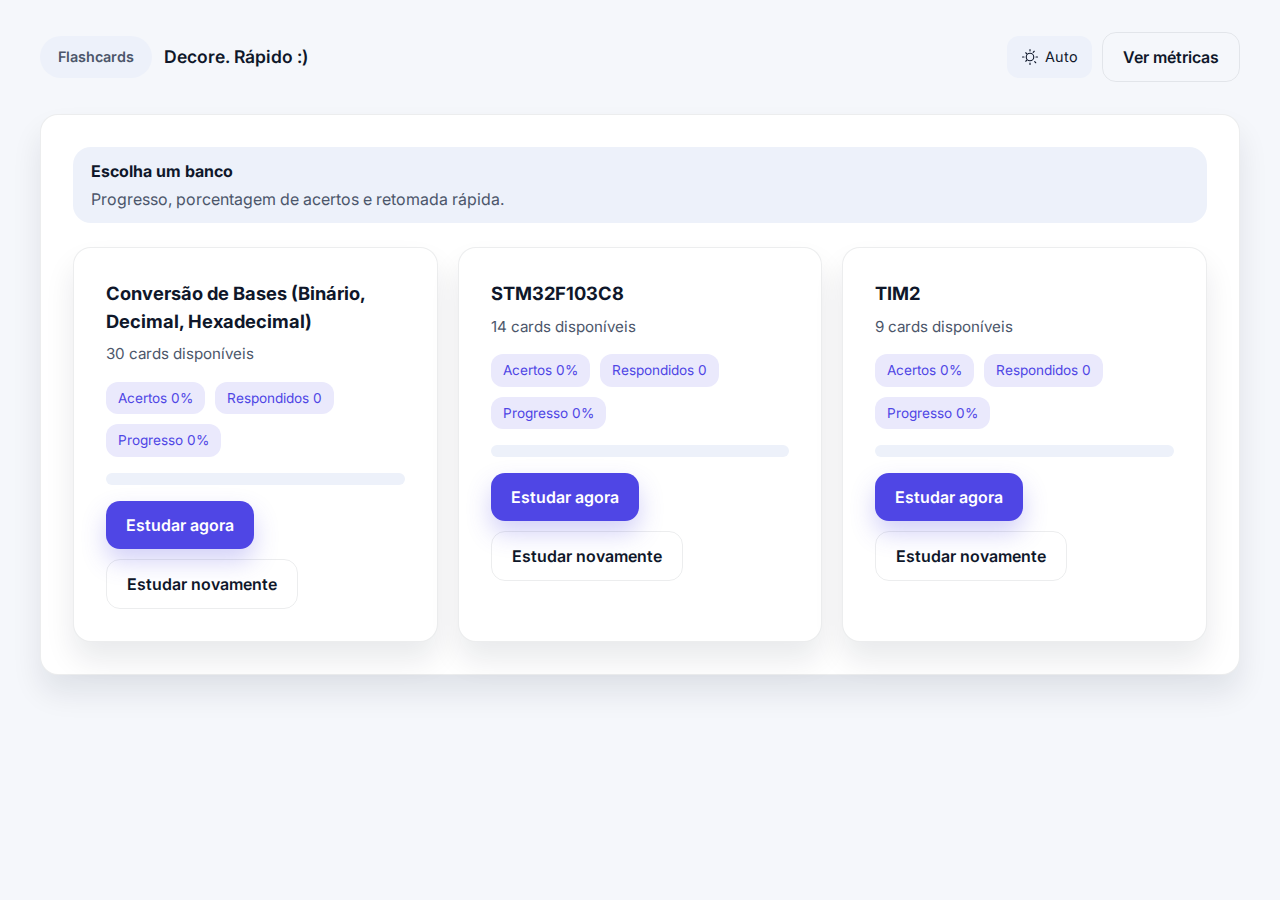
<file: index.html>
<!DOCTYPE html>
<html lang="pt-BR">

<head>
  <meta charset="UTF-8" />
  <meta name="viewport" content="width=device-width, initial-scale=1.0" />
  <title>FlashCards • Bancos de Estudo</title>
  <link rel="stylesheet" href="style.css" />
</head>

<body>
  <div class="app-shell">
    <header class="nav">
      <div class="nav-brand">
        <div class="pill">Flashcards</div>
        <span>Decore. Rápido :)</span>
      </div>
      <div class="nav-actions">
        <button class="theme-toggle" id="themeToggle" aria-label="Alternar tema"></button>
        <a class="btn-outline btn" href="metricas.html">Ver métricas</a>
      </div>
    </header> 

    <main class="surface">
      <div class="muted-surface" style="margin-bottom: 24px;">
        <strong>Escolha um banco</strong>
        <p style="color: var(--text-muted); margin-top: 4px;">Progresso, porcentagem de acertos e retomada rápida.</p>
      </div>

      <section id="bankList" class="grid grid-3"></section>
      <div class="placeholder" id="emptyState" hidden>
        <p>Carregando bancos…</p>
      </div>
    </main>
  </div>

  <script type="module">
    const StorageKeys = {
      THEME: "fc_theme",
      METRICS: "fc_metrics",
      BANKS_CACHE: "fc_banks_cache_v2",
      SELECTION: "fc_selected_bank",
      PROGRESS: "fc_progress_v1",
    };

    class LocalStore {
      static get(key, fallback = null) {
        try {
          const raw = localStorage.getItem(key);
          return raw ? JSON.parse(raw) : fallback;
        } catch (_) {
          return fallback;
        }
      }
      static set(key, value) {
        localStorage.setItem(key, JSON.stringify(value));
      }
    }

    class ThemeManager {
      static init(button) {
        const preference = LocalStore.get(StorageKeys.THEME, "auto");
        ThemeManager.apply(preference);
        ThemeManager.renderButton(button, preference);
        button.addEventListener("click", () => {
          const next = ThemeManager.next(preference === ThemeManager.current ? ThemeManager.current : preference);
          ThemeManager.apply(next);
          ThemeManager.renderButton(button, next);
          LocalStore.set(StorageKeys.THEME, next);
          ThemeManager.current = next;
        });
        ThemeManager.current = preference;
      }

      static apply(mode) {
        document.documentElement.removeAttribute("data-theme");
        if (mode !== "auto") {
          document.documentElement.setAttribute("data-theme", mode);
        }
      }

      static renderButton(button, mode) {
        const label = mode === "auto" ? "Auto" : mode === "dark" ? "Dark" : "Light";
        button.innerHTML = `
          <svg viewBox="0 0 24 24" fill="none">
            <path d="M12 2v2m0 16v2m10-10h-2M4 12H2m15.657-7.657-1.414 1.414M7.757 16.243l-1.414 1.414m0-11.314 1.414 1.414m10.486 10.486 1.414 1.414" stroke="currentColor" stroke-width="1.5" stroke-linecap="round"/>
            <circle cx="12" cy="12" r="5" stroke="currentColor" stroke-width="1.5"/>
          </svg>
          <span>${label}</span>
        `;
      }

      static next(current) {
        if (current === "auto") return "light";
        if (current === "light") return "dark";
        return "auto";
      }
    }

    const Metrics = {
      get() {
        return LocalStore.get(StorageKeys.METRICS, {
          totalAnswered: 0,
          correct: 0,
          incorrect: 0,
          avgTimeMs: 0,
          lastDates: [],
          streak: { current: 0, best: 0, lastDate: null },
          bankStats: {},
        });
      },
    };

    const ProgressStore = {
      get() {
        return LocalStore.get(StorageKeys.PROGRESS, {});
      },
    };

    async function loadBanks() {
      const cache = LocalStore.get(StorageKeys.BANKS_CACHE);
      if (cache) return cache;
      const res = await fetch("questoes.json");
      const data = await res.json();
      LocalStore.set(StorageKeys.BANKS_CACHE, data.banks);
      return data.banks;
    }

    function renderBanks(banks) {
      const container = document.getElementById("bankList");
      const emptyState = document.getElementById("emptyState");
      container.innerHTML = "";
      if (!banks.length) {
        emptyState.hidden = false;
        emptyState.querySelector("p").textContent = "Nenhum banco encontrado.";
        return;
      }
      emptyState.hidden = true;
      const metrics = Metrics.get();
      const progress = ProgressStore.get();

      banks.forEach((bank) => {
        const bankStats = metrics.bankStats[bank.id] || { answered: 0, correct: 0, incorrect: 0 };
        const answered = bankStats.answered || 0;
        const percent = answered ? Math.round((bankStats.correct / answered) * 100) : 0;
        const prog = progress[bank.id] || { current: 0, total: bank.questions.length };
        const progressPercent = Math.round(((prog.current || 0) / bank.questions.length) * 100);

        const card = document.createElement("article");
        card.className = "bank-card surface";
        card.innerHTML = `
          <h3>${bank.name}</h3>
          <p>${bank.questions.length} cards disponíveis</p>
          <div class="chip-row">
            <span class="chip">Acertos ${percent}%</span>
            <span class="chip">Respondidos ${answered}</span>
            <span class="chip">Progresso ${progressPercent}%</span>
          </div>
          <div class="progress-bar" aria-label="Progresso do banco">
            <span style="width:${progressPercent}%"></span>
          </div>
          <div class="card-actions">
            <button class="btn" data-action="study">Estudar agora</button>
            <button class="btn btn-outline" data-action="restart">Estudar novamente</button>
          </div>
        `;
        card.querySelectorAll("button").forEach((btn) => {
          btn.addEventListener("click", () => {
            if (btn.dataset.action === "restart") {
              const store = ProgressStore.get();
              delete store[bank.id];
              LocalStore.set(StorageKeys.PROGRESS, store);
              renderBanks(banks);
              return;
            }
            LocalStore.set(StorageKeys.SELECTION, { bankId: bank.id });
            window.location.href = "flashcard.html";
          });
        });
        container.appendChild(card);
      });
    }

    async function init() {
      ThemeManager.init(document.getElementById("themeToggle"));
      const banks = await loadBanks();
      renderBanks(banks);
    }

    init();
  </script>
</body>

</html>
</file>
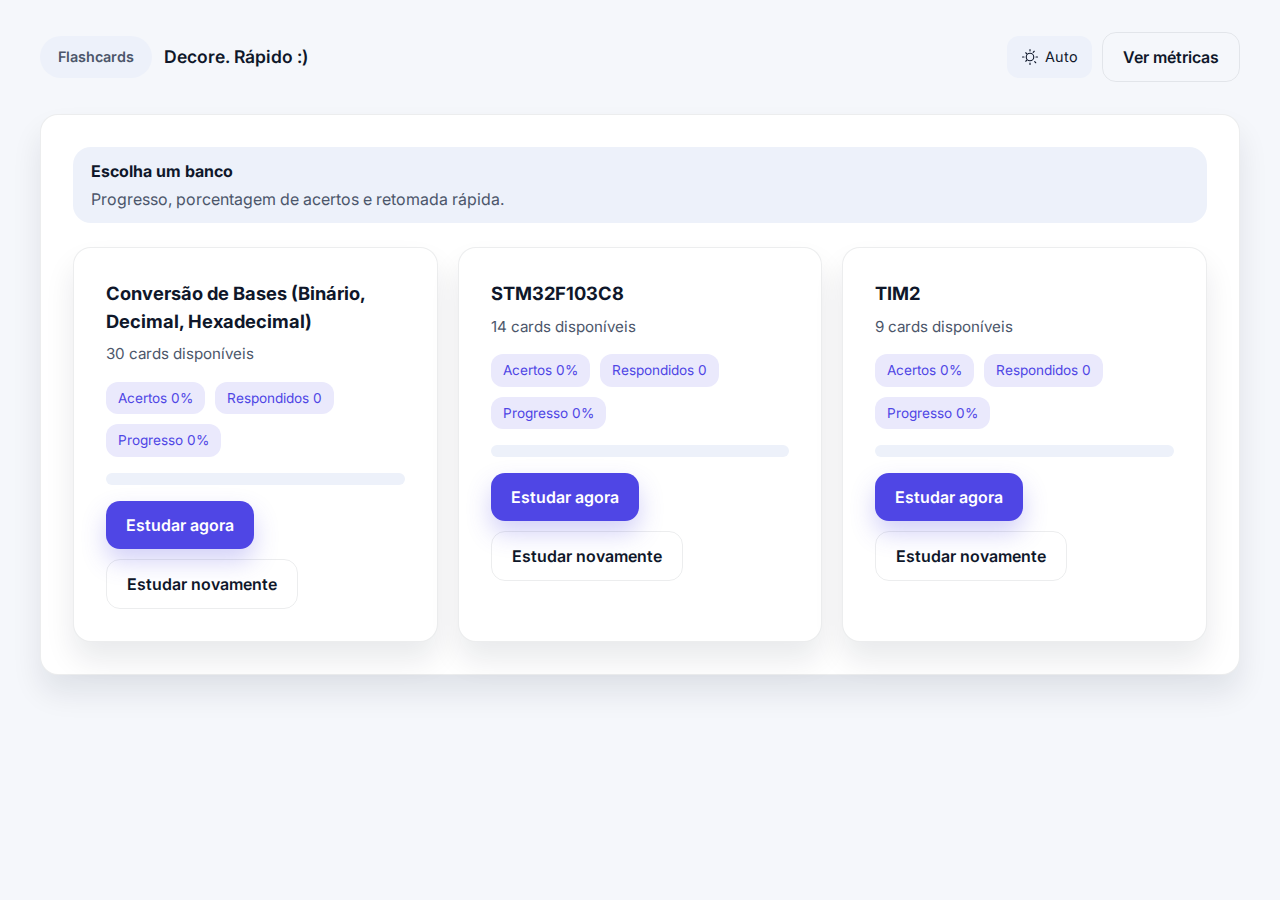
<file: flashcard.html>
<!DOCTYPE html>
<html lang="pt-BR">

<head>
  <meta charset="UTF-8" />
  <meta name="viewport" content="width=device-width, initial-scale=1.0" />
  <title>FlashCards • Estudo</title>
  <link rel="stylesheet" href="style.css" />
</head>

<body>
  <div class="app-shell">
    <header class="nav">
      <a class="nav-brand" href="index.html">
        <div class="pill">← Bancos</div>
        <span>Estudando</span>
      </a>
      <div class="nav-actions">
        <div class="review-banner" id="reviewBanner">
          <span>Modo revisão</span>
          <label class="switch">
            <input type="checkbox" id="reviewToggle" />
            <span class="slider"></span>
          </label>
        </div>
        <button class="theme-toggle" id="themeToggle"></button>
      </div>
    </header>

    <main class="flashcard-wrapper">
      <section class="flashcard surface" id="flashcard">
        <div class="flashcard-face front" id="frontFace">
          <div>
            <p class="pill" id="bankName"></p>
            <h2 id="questionText">Carregando…</h2>
          </div>
          <div class="answers" id="answers"></div>
        </div>
        <div class="flashcard-face back" id="backFace">
          <div>
            <p class="pill">Feedback</p>
            <h2 id="feedbackTitle"></h2>
          </div>
          <p id="feedbackSubtitle" style="color: var(--text-muted);"></p>
        </div>
      </section>

      <aside class="surface" style="position: sticky; top: 40px;">
        <div>
          <p style="color: var(--text-muted); font-size: 0.9rem;">Progresso</p>
          <h3><span id="progressLabel">0 / 0</span></h3>
          <div class="progress-bar" style="margin: 10px 0 20px;">
            <span id="progressBar"></span>
          </div>
        </div>

        <div class="stats-grid" style="margin-bottom: 24px;">
          <div class="metric-card">
            <h4>Acertos</h4>
            <strong id="statCorrect">0</strong>
          </div>
          <div class="metric-card">
            <h4>Erros</h4>
            <strong id="statWrong">0</strong>
          </div>
          <div class="metric-card">
            <h4>Tempo médio</h4>
            <strong id="statTime">0s</strong>
          </div>
        </div>

        <div class="card-actions">
          <button class="btn" id="restartBtn">Estudar novamente</button>
          <button class="btn btn-outline" id="metricsBtn">Ver métricas</button>
        </div>
      </aside>
    </main>

    <section class="surface empty-state" id="completionState" hidden>
      <h2 id="completionTitle">Parabéns!</h2>
      <p id="completionSubtitle">Você concluiu este banco.</p>
      <div style="margin-top: 20px;">
        <button class="btn" id="againBtn">Revisar tudo</button>
      </div>
    </section>
  </div>

  <script type="module">
    const StorageKeys = {
      THEME: "fc_theme",
      METRICS: "fc_metrics",
      BANKS_CACHE: "fc_banks_cache_v2",
      SELECTION: "fc_selected_bank",
      PROGRESS: "fc_progress_v1",
    };

    class LocalStore {
      static get(key, fallback = null) {
        try {
          const raw = localStorage.getItem(key);
          return raw ? JSON.parse(raw) : fallback;
        } catch (_) {
          return fallback;
        }
      }
      static set(key, value) {
        localStorage.setItem(key, JSON.stringify(value));
      }
    }

    class ThemeManager {
      static init(button) {
        const preference = LocalStore.get(StorageKeys.THEME, "auto");
        ThemeManager.apply(preference);
        ThemeManager.renderButton(button, preference);
        button.addEventListener("click", () => {
          const next = ThemeManager.next(ThemeManager.current || preference);
          ThemeManager.apply(next);
          ThemeManager.renderButton(button, next);
          LocalStore.set(StorageKeys.THEME, next);
          ThemeManager.current = next;
        });
        ThemeManager.current = preference;
      }
      static apply(mode) {
        document.documentElement.removeAttribute("data-theme");
        if (mode !== "auto") {
          document.documentElement.setAttribute("data-theme", mode);
        }
      }
      static renderButton(button, mode) {
        const label = mode === "auto" ? "Auto" : mode === "dark" ? "Dark" : "Light";
        button.innerHTML = `
          <svg viewBox="0 0 24 24" fill="none">
            <path d="M12 2v2m0 16v2m10-10h-2M4 12H2m15.657-7.657-1.414 1.414M7.757 16.243l-1.414 1.414m0-11.314 1.414 1.414m10.486 10.486 1.414 1.414" stroke="currentColor" stroke-width="1.5" stroke-linecap="round"/>
            <circle cx="12" cy="12" r="5" stroke="currentColor" stroke-width="1.5"/>
          </svg>
          <span>${label}</span>
        `;
      }
      static next(current) {
        if (current === "auto") return "light";
        if (current === "light") return "dark";
        return "auto";
      }
    }

    class BankRepository {
      static async getBanks() {
        const cache = LocalStore.get(StorageKeys.BANKS_CACHE);
        if (cache) return cache;
        const res = await fetch("questoes.json");
        const data = await res.json();
        LocalStore.set(StorageKeys.BANKS_CACHE, data.banks);
        return data.banks;
      }
      static async getSelectedBank() {
        const selection = LocalStore.get(StorageKeys.SELECTION);
        if (!selection) return null;
        const banks = await BankRepository.getBanks();
        return banks.find((b) => b.id === selection.bankId) || null;
      }
    }

    class MetricsManager {
      static get() {
        return LocalStore.get(StorageKeys.METRICS, {
          totalAnswered: 0,
          correct: 0,
          incorrect: 0,
          avgTimeMs: 0,
          lastDates: [],
          streak: { current: 0, best: 0, lastDate: null },
          bankStats: {},
        });
      }
      static record({ bankId, correct, elapsedMs }) {
        const metrics = MetricsManager.get();
        const prevCount = metrics.totalAnswered;
        metrics.totalAnswered += 1;
        if (correct) metrics.correct += 1;
        else metrics.incorrect += 1;
        metrics.avgTimeMs = Math.round(
          ((metrics.avgTimeMs * prevCount) + elapsedMs) / Math.max(metrics.totalAnswered, 1)
        );
        MetricsManager.updateDates(metrics);
        MetricsManager.updateStreak(metrics);
        MetricsManager.updateBank(metrics, bankId, correct);
        LocalStore.set(StorageKeys.METRICS, metrics);
      }
      static updateDates(metrics) {
        const today = MetricsManager.today();
        if (metrics.lastDates[0] !== today) {
          metrics.lastDates.unshift(today);
          metrics.lastDates = metrics.lastDates.slice(0, 10);
        }
      }
      static updateStreak(metrics) {
        const today = MetricsManager.today();
        const last = metrics.streak.lastDate;
        if (last === today) return;
        const yesterday = MetricsManager.offsetDate(-1);
        if (last === yesterday) {
          metrics.streak.current += 1;
        } else {
          metrics.streak.current = 1;
        }
        metrics.streak.lastDate = today;
        metrics.streak.best = Math.max(metrics.streak.best, metrics.streak.current);
      }
      static updateBank(metrics, bankId, correct) {
        const bankStats = metrics.bankStats[bankId] || { answered: 0, correct: 0, incorrect: 0 };
        bankStats.answered += 1;
        if (correct) bankStats.correct += 1;
        else bankStats.incorrect += 1;
        metrics.bankStats[bankId] = bankStats;
      }
      static today() {
        return new Date().toISOString().slice(0, 10);
      }
      static offsetDate(delta) {
        const d = new Date();
        d.setDate(d.getDate() + delta);
        return d.toISOString().slice(0, 10);
      }
    }

    class ProgressManager {
      static getAll() {
        return LocalStore.get(StorageKeys.PROGRESS, {});
      }
      static get(bankId) {
        const all = ProgressManager.getAll();
        return all[bankId] || { current: 0, correct: 0, wrong: 0, wrongIds: [] };
      }
      static save(bankId, data) {
        const all = ProgressManager.getAll();
        all[bankId] = data;
        LocalStore.set(StorageKeys.PROGRESS, all);
      }
      static reset(bankId) {
        const all = ProgressManager.getAll();
        delete all[bankId];
        LocalStore.set(StorageKeys.PROGRESS, all);
      }
    }

    const state = {
      bank: null,
      questions: [],
      currentIndex: 0,
      reviewMode: false,
      timerStart: Date.now(),
      answeredCount: 0,
      correctCount: 0,
      wrongCount: 0,
    };

    async function init() {
      ThemeManager.init(document.getElementById("themeToggle"));
      const bank = await BankRepository.getSelectedBank();
      if (!bank) {
        window.location.href = "index.html";
        return;
      }
      state.bank = bank;
      document.getElementById("bankName").textContent = bank.name;

      setupListeners();
      loadQuestions();
    }

    function setupListeners() {
      document.getElementById("reviewToggle").addEventListener("change", (e) => {
        state.reviewMode = e.target.checked;
        loadQuestions();
      });
      document.getElementById("restartBtn").addEventListener("click", () => {
        ProgressManager.reset(state.bank.id);
        state.reviewMode = false;
        document.getElementById("reviewToggle").checked = false;
        loadQuestions();
      });
      document.getElementById("againBtn").addEventListener("click", () => {
        ProgressManager.reset(state.bank.id);
        state.reviewMode = false;
        document.getElementById("reviewToggle").checked = false;
        document.getElementById("completionState").hidden = true;
        document.querySelector(".flashcard-wrapper").style.display = "grid";
        loadQuestions();
      });
      document.getElementById("metricsBtn").addEventListener("click", () => {
        window.location.href = "metricas.html";
      });
    }

    function loadQuestions() {
      const progress = ProgressManager.get(state.bank.id);
      const wrongIds = progress.wrongIds || [];
      if (state.reviewMode && wrongIds.length === 0) {
        state.reviewMode = false;
        document.getElementById("reviewToggle").checked = false;
      }

      state.questions = state.reviewMode
        ? state.bank.questions.filter((q) => wrongIds.includes(q.id))
        : shuffle([...state.bank.questions]);

      state.currentIndex = 0;
      state.answeredCount = 0;
      state.correctCount = 0;
      state.wrongCount = 0;

      updateReviewState(wrongIds.length > 0);

      if (!state.questions.length) {
        showEmpty("Nenhuma questão para revisar. Complete o banco primeiro.");
        return;
      }
      document.querySelector(".flashcard-wrapper").style.display = "grid";
      document.getElementById("completionState").hidden = true;
      renderQuestion();
      updateStatsDisplay();
    }

    function showEmpty(message) {
      document.querySelector(".flashcard-wrapper").style.display = "none";
      const completion = document.getElementById("completionState");
      completion.hidden = false;
      document.getElementById("completionTitle").textContent = "Tudo pronto!";
      document.getElementById("completionSubtitle").textContent = message;
    }

    function renderQuestion() {
      if (state.currentIndex >= state.questions.length) {
        finishSession();
        return;
      }
      const question = state.questions[state.currentIndex];
      document.getElementById("questionText").textContent = question.question;
      document.getElementById("flashcard").classList.remove("flipped");
      const answers = shuffle([question.correct_answer, ...question.wrong_answers]);
      const answersContainer = document.getElementById("answers");
      answersContainer.innerHTML = "";
      answers.forEach((answer) => {
        const btn = document.createElement("button");
        btn.className = "answer-btn";
        btn.textContent = answer;
        btn.addEventListener("click", () => handleAnswer(question, answer, btn));
        answersContainer.appendChild(btn);
      });
      state.timerStart = performance.now();
      updateProgress();
    }

    function handleAnswer(question, answer, button) {
      const elapsed = performance.now() - state.timerStart;
      const isCorrect = answer === question.correct_answer;
      lockAnswers(question.correct_answer, answer);
      MetricsManager.record({ bankId: state.bank.id, correct: isCorrect, elapsedMs: elapsed });
      persistProgress(question.id, isCorrect);
      state.answeredCount += 1;
      if (isCorrect) state.correctCount += 1;
      else state.wrongCount += 1;
      updateStatsDisplay();
      showFeedback(isCorrect, question.correct_answer);
      setTimeout(() => {
        document.getElementById("flashcard").classList.remove("flipped");
        state.currentIndex += 1;
        renderQuestion();
      }, 1100);
    }

    function lockAnswers(correctAnswer, chosen) {
      const buttons = document.querySelectorAll(".answer-btn");
      buttons.forEach((btn) => {
        btn.disabled = true;
        if (btn.textContent === correctAnswer) {
          btn.classList.add("correct");
        } else if (btn.textContent === chosen) {
          btn.classList.add("wrong");
        }
      });
    }

    function showFeedback(isCorrect, correctAnswer) {
      const flap = document.getElementById("flashcard");
      document.getElementById("feedbackTitle").textContent = isCorrect ? "Resposta correta!" : "Quase lá…";
      document.getElementById("feedbackSubtitle").textContent = isCorrect
        ? "Continue nesse ritmo, você está voando."
        : `A resposta correta é: ${correctAnswer}`;
      flap.classList.add("flipped");
    }

    function persistProgress(questionId, isCorrect) {
      const data = ProgressManager.get(state.bank.id);
      data.current = state.currentIndex + 1;
      data.answerCount = (data.answerCount || 0) + 1;
      data.correct = (data.correct || 0) + (isCorrect ? 1 : 0);
      data.wrong = (data.wrong || 0) + (!isCorrect ? 1 : 0);
      data.wrongIds = data.wrongIds || [];
      if (isCorrect) {
        data.wrongIds = data.wrongIds.filter((id) => id !== questionId);
      } else if (!data.wrongIds.includes(questionId)) {
        data.wrongIds.push(questionId);
      }
      data.lastAccuracy = data.answerCount ? Math.round((data.correct / data.answerCount) * 100) : 0;
      data.total = state.bank.questions.length;
      ProgressManager.save(state.bank.id, data);
      updateReviewState(data.wrongIds.length > 0);
    }

    function updateStatsDisplay() {
      document.getElementById("statCorrect").textContent = state.correctCount;
      document.getElementById("statWrong").textContent = state.wrongCount;
      const metrics = MetricsManager.get();
      document.getElementById("statTime").textContent = Math.max(1, Math.round(metrics.avgTimeMs / 1000)) + "s";
    }

    function updateProgress() {
      const label = `${state.currentIndex + 1} / ${state.questions.length}`;
      document.getElementById("progressLabel").textContent = label;
      const percent = Math.round(((state.currentIndex) / state.questions.length) * 100);
      document.getElementById("progressBar").style.width = `${percent}%`;
    }

    function updateReviewState(hasWrong) {
      const banner = document.getElementById("reviewBanner");
      const toggle = document.getElementById("reviewToggle");
      const text = banner.querySelector("span");
      toggle.disabled = !hasWrong;
      banner.style.opacity = hasWrong ? 1 : 0.45;
      text.textContent = hasWrong ? "Modo revisão" : "Sem erros recentes";
      if (!hasWrong) {
        state.reviewMode = false;
        toggle.checked = false;
      }
    }

    function finishSession() {
      document.querySelector(".flashcard-wrapper").style.display = "none";
      const completion = document.getElementById("completionState");
      completion.hidden = false;
      if (state.questions.length) {
        document.getElementById("progressLabel").textContent = `${state.questions.length} / ${state.questions.length}`;
        document.getElementById("progressBar").style.width = "100%";
      }
      const accuracy = state.correctCount && (Math.round((state.correctCount / (state.correctCount + state.wrongCount)) * 100));
      document.getElementById("completionTitle").textContent = accuracy === 100 ? "Perfeito! 🔥" : "Bom trabalho!";
      document.getElementById("completionSubtitle").textContent =
        accuracy === 100 ? "Você acertou tudo. Continue mantendo a streak!" : "Aperte revisar para reforçar o aprendizado.";
      if (accuracy === 100) {
        fireConfetti();
      }
    }

    function shuffle(array) {
      const arr = [...array];
      for (let i = arr.length - 1; i > 0; i -= 1) {
        const j = Math.floor(Math.random() * (i + 1));
        [arr[i], arr[j]] = [arr[j], arr[i]];
      }
      return arr;
    }

    function fireConfetti() {
      for (let i = 0; i < 40; i += 1) {
        const piece = document.createElement("span");
        piece.className = "confetti";
        piece.style.setProperty("--x", `${(Math.random() - 0.5) * 200}px`);
        piece.style.left = `${Math.random() * 100}%`;
        piece.style.background = `hsl(${Math.random() * 360}, 85%, 60%)`;
        document.body.appendChild(piece);
        setTimeout(() => piece.remove(), 1600);
      }
    }

    init();
  </script>
</body>

</html>
</file>
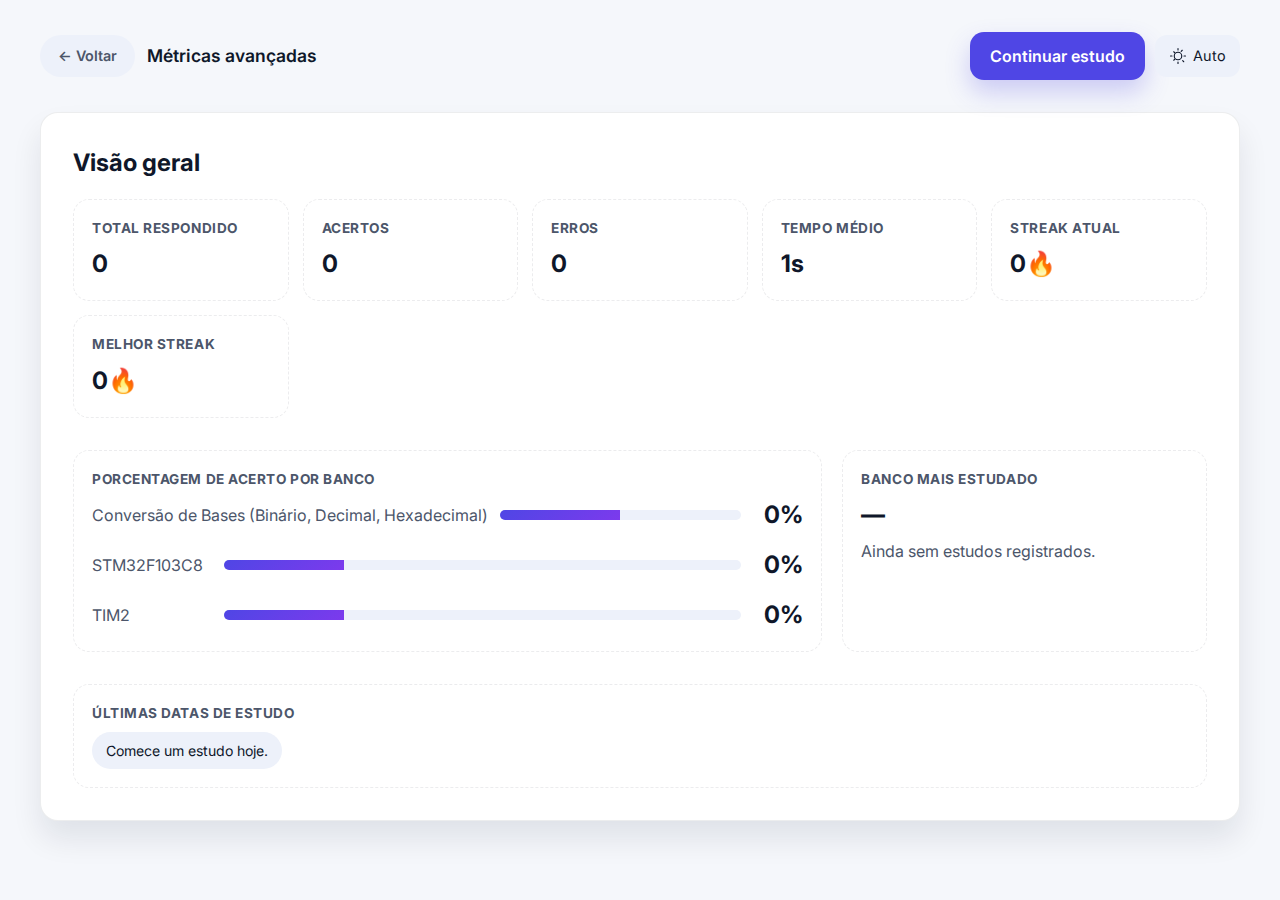
<file: metricas.html>
<!DOCTYPE html>
<html lang="pt-BR">

<head>
  <meta charset="UTF-8" />
  <meta name="viewport" content="width=device-width, initial-scale=1.0" />
  <title>FlashCards • Métricas</title>
  <link rel="stylesheet" href="style.css" />
</head>

<body>
  <div class="app-shell">
    <header class="nav">
      <a class="nav-brand" href="index.html">
        <div class="pill">← Voltar</div>
        <span>Métricas avançadas</span>
      </a>
      <div class="nav-actions">
        <button class="btn" onclick="window.location.href='flashcard.html'">Continuar estudo</button>
        <button class="theme-toggle" id="themeToggle"></button>
      </div>
    </header>

    <main class="surface grid" style="gap: 32px;">
      <section>
        <h2 style="margin-bottom: 18px;">Visão geral</h2>
        <div class="stats-grid">
          <div class="metric-card">
            <h4>Total respondido</h4>
            <strong id="totalAnswered">0</strong>
          </div>
          <div class="metric-card">
            <h4>Acertos</h4>
            <strong id="totalCorrect">0</strong>
          </div>
          <div class="metric-card">
            <h4>Erros</h4>
            <strong id="totalWrong">0</strong>
          </div>
          <div class="metric-card">
            <h4>Tempo médio</h4>
            <strong id="avgTime">0s</strong>
          </div>
          <div class="metric-card">
            <h4>Streak atual</h4>
            <strong id="streakCurrent">0🔥</strong>
          </div>
          <div class="metric-card">
            <h4>Melhor streak</h4>
            <strong id="streakBest">0🔥</strong>
          </div>
        </div>
      </section>

      <section class="grid grid-3">
        <div class="metric-card" style="grid-column: span 2;">
          <h4>Porcentagem de acerto por banco</h4>
          <div id="bankChart" class="metrics-chart"></div>
        </div>
        <div class="metric-card">
          <h4>Banco mais estudado</h4>
          <strong id="topBank">—</strong>
          <p style="color: var(--text-muted); margin-top: 6px;" id="topBankDetail"></p>
        </div>
      </section>

      <section class="metric-card">
        <h4>Últimas datas de estudo</h4>
        <div class="timeline" id="dateTimeline"></div>
      </section>
    </main>
  </div>

  <script type="module">
    const StorageKeys = {
      THEME: "fc_theme",
      METRICS: "fc_metrics",
      BANKS_CACHE: "fc_banks_cache_v1",
    };

    class LocalStore {
      static get(key, fallback = null) {
        try {
          const raw = localStorage.getItem(key);
          return raw ? JSON.parse(raw) : fallback;
        } catch (_) {
          return fallback;
        }
      }
      static set(key, value) {
        localStorage.setItem(key, JSON.stringify(value));
      }
    }

    class ThemeManager {
      static init(button) {
        const preference = LocalStore.get(StorageKeys.THEME, "auto");
        ThemeManager.apply(preference);
        ThemeManager.renderButton(button, preference);
        button.addEventListener("click", () => {
          const next = ThemeManager.next(ThemeManager.current || preference);
          ThemeManager.apply(next);
          ThemeManager.renderButton(button, next);
          LocalStore.set(StorageKeys.THEME, next);
          ThemeManager.current = next;
        });
        ThemeManager.current = preference;
      }
      static apply(mode) {
        document.documentElement.removeAttribute("data-theme");
        if (mode !== "auto") {
          document.documentElement.setAttribute("data-theme", mode);
        }
      }
      static renderButton(button, mode) {
        const label = mode === "auto" ? "Auto" : mode === "dark" ? "Dark" : "Light";
        button.innerHTML = `
          <svg viewBox="0 0 24 24" fill="none">
            <path d="M12 2v2m0 16v2m10-10h-2M4 12H2m15.657-7.657-1.414 1.414M7.757 16.243l-1.414 1.414m0-11.314 1.414 1.414m10.486 10.486 1.414 1.414" stroke="currentColor" stroke-width="1.5" stroke-linecap="round"/>
            <circle cx="12" cy="12" r="5" stroke="currentColor" stroke-width="1.5"/>
          </svg>
          <span>${label}</span>
        `;
      }
      static next(current) {
        if (current === "auto") return "light";
        if (current === "light") return "dark";
        return "auto";
      }
    }

    async function loadBanks() {
      const cache = LocalStore.get(StorageKeys.BANKS_CACHE);
      if (cache) return cache;
      const res = await fetch("questoes.json");
      const data = await res.json();
      LocalStore.set(StorageKeys.BANKS_CACHE, data.banks);
      return data.banks;
    }

    function renderMetrics(banks) {
      const metrics = LocalStore.get(StorageKeys.METRICS, {
        totalAnswered: 0,
        correct: 0,
        incorrect: 0,
        avgTimeMs: 0,
        lastDates: [],
        streak: { current: 0, best: 0 },
        bankStats: {},
      });
      document.getElementById("totalAnswered").textContent = metrics.totalAnswered;
      document.getElementById("totalCorrect").textContent = metrics.correct;
      document.getElementById("totalWrong").textContent = metrics.incorrect;
      const avgSec = Math.max(0, Math.round(metrics.avgTimeMs / 1000));
      document.getElementById("avgTime").textContent = `${avgSec || 1}s`;
      document.getElementById("streakCurrent").textContent = `${metrics.streak.current || 0}🔥`;
      document.getElementById("streakBest").textContent = `${metrics.streak.best || 0}🔥`;

      const dateTimeline = document.getElementById("dateTimeline");
      dateTimeline.innerHTML = "";
      if (!metrics.lastDates.length) {
        dateTimeline.innerHTML = "<span>Comece um estudo hoje.</span>";
      } else {
        metrics.lastDates.forEach((date) => {
          const tag = document.createElement("span");
          tag.textContent = new Date(date).toLocaleDateString("pt-BR", { day: "2-digit", month: "short" });
          dateTimeline.appendChild(tag);
        });
      }

      renderBankChart(metrics, banks);
    }

    function renderBankChart(metrics, banks) {
      const chart = document.getElementById("bankChart");
      chart.innerHTML = "";
      let topBank = null;
      banks.forEach((bank) => {
        const stat = metrics.bankStats[bank.id] || { answered: 0, correct: 0 };
        const answered = stat.answered || 0;
        if (answered > (topBank?.answered || 0)) {
          topBank = { name: bank.name, answered, correct: stat.correct };
        }
        const percent = answered ? Math.round((stat.correct / answered) * 100) : 0;
        const row = document.createElement("div");
        row.className = "metrics-chart-row";
        row.innerHTML = `
          <span>${bank.name}</span>
          <div class="progress-bar"><span style="width:${percent}%;"></span></div>
          <strong>${percent}%</strong>
        `;
        chart.appendChild(row);
      });

      document.getElementById("topBank").textContent = topBank ? topBank.name : "—";
      document.getElementById("topBankDetail").textContent = topBank
        ? `${topBank.answered} cards • ${Math.round((topBank.correct / Math.max(topBank.answered, 1)) * 100)}%`
        : "Ainda sem estudos registrados.";
    }

    async function init() {
      ThemeManager.init(document.getElementById("themeToggle"));
      const banks = await loadBanks();
      renderMetrics(banks);
    }

    init();
  </script>
</body>

</html>
</file>
<file: style.css>
@import url("https://fonts.googleapis.com/css2?family=Inter:wght@400;500;600;700&display=swap");

:root {
  color-scheme: light dark;
  --font-main: "Inter", system-ui, -apple-system, BlinkMacSystemFont, sans-serif;
  --radius: 18px;
  --shadow: 0 18px 30px rgba(15, 23, 42, 0.09);
  --transition: 220ms cubic-bezier(0.4, 0, 0.2, 1);
  --gradient: linear-gradient(135deg, #4f46e5, #7c3aed);
}

@media (prefers-color-scheme: light) {
  :root {
    --bg: #f5f7fb;
    --bg-card: #ffffff;
    --bg-muted: #edf1fa;
    --text: #0f172a;
    --text-muted: #4c566a;
    --border: rgba(15, 23, 42, 0.08);
    --accent: #4f46e5;
    --accent-soft: rgba(79, 70, 229, 0.12);
    --success: #16a34a;
    --danger: #dc2626;
  }
}

@media (prefers-color-scheme: dark) {
  :root {
    --bg: #050714;
    --bg-card: #0f172a;
    --bg-muted: #111827;
    --text: #f8fafc;
    --text-muted: #b2bdd4;
    --border: rgba(148, 163, 184, 0.16);
    --accent: #818cf8;
    --accent-soft: rgba(129, 140, 248, 0.18);
    --success: #22c55e;
    --danger: #f87171;
  }
}

[data-theme="light"] {
  color-scheme: light;
}

[data-theme="dark"] {
  color-scheme: dark;
}

* {
  margin: 0;
  padding: 0;
  box-sizing: border-box;
}

body {
  font-family: var(--font-main);
  background: var(--bg);
  color: var(--text);
  min-height: 100vh;
  display: flex;
  flex-direction: column;
  line-height: 1.5;
  -webkit-font-smoothing: antialiased;
}

img {
  max-width: 100%;
  height: auto;
}

a {
  color: inherit;
  text-decoration: none;
}

button {
  border: none;
  cursor: pointer;
  font: inherit;
}

.app-shell {
  width: min(1200px, 94vw);
  margin: 0 auto;
  padding: 32px 0 64px;
  flex: 1;
}

.surface {
  background: var(--bg-card);
  border-radius: var(--radius);
  padding: clamp(18px, 3.6vw, 32px);
  box-shadow: var(--shadow);
  border: 1px solid var(--border);
}

.muted-surface {
  background: var(--bg-muted);
  border-radius: var(--radius);
  padding: 12px 18px;
}

.nav {
  display: flex;
  align-items: center;
  justify-content: space-between;
  margin-bottom: 32px;
  gap: 16px;
}

.nav-brand {
  display: flex;
  align-items: center;
  gap: 12px;
  font-weight: 600;
  font-size: 1.1rem;
}

.nav-actions {
  display: flex;
  align-items: center;
  gap: 10px;
}

.pill {
  padding: 10px 18px;
  border-radius: 999px;
  background: var(--bg-muted);
  color: var(--text-muted);
  font-size: 0.9rem;
}

.btn {
  padding: 12px 20px;
  border-radius: 14px;
  font-weight: 600;
  background: var(--accent);
  color: #fff;
  transition: transform var(--transition), box-shadow var(--transition),
    opacity var(--transition);
  box-shadow: 0 12px 24px rgba(79, 70, 229, 0.25);
}

.btn:hover {
  transform: translateY(-2px);
  opacity: 0.95;
}

.btn-outline {
  background: transparent;
  border: 1px solid var(--border);
  color: var(--text);
  box-shadow: none;
}

.grid {
  display: grid;
  gap: 20px;
}

.grid-3 {
  grid-template-columns: repeat(auto-fit, minmax(240px, 1fr));
}

.bank-card {
  position: relative;
  overflow: hidden;
  transition: transform var(--transition), box-shadow var(--transition);
}

.bank-card:hover {
  transform: translateY(-6px);
  box-shadow: 0 30px 50px rgba(79, 70, 229, 0.16);
}

.bank-card h3 {
  font-size: 1.15rem;
  margin-bottom: 8px;
}

.bank-card p {
  color: var(--text-muted);
  font-size: 0.95rem;
}

.chip-row {
  display: flex;
  flex-wrap: wrap;
  gap: 10px;
  margin: 16px 0;
}

.chip {
  padding: 6px 12px;
  border-radius: 12px;
  font-size: 0.85rem;
  background: var(--accent-soft);
  color: var(--accent);
}

.card-actions {
  display: flex;
  flex-wrap: wrap;
  gap: 10px;
  margin-top: 16px;
}

.placeholder {
  padding: 40px;
  text-align: center;
  color: var(--text-muted);
}

.flashcard-wrapper {
  display: grid;
  grid-template-columns: repeat(auto-fit, minmax(320px, 1fr));
  gap: 28px;
  align-items: start;
}

.flashcard {
  /* container já é um .surface, não precisa de estilos extras aqui */
}

.flashcard-face {
  display: flex;
  flex-direction: column;
  gap: 20px;
}

.flashcard-face.back {
  display: none;
}

#flashcard.flipped .flashcard-face.front {
  display: none;
}

#flashcard.flipped .flashcard-face.back {
  display: flex;
}

.answers {
  display: flex;
  flex-direction: column;
  gap: 12px;
}

.answer-btn {
  padding: 10px 14px;
  border-radius: 12px;
  border: 1px solid transparent;
  background: var(--bg-muted);
  text-align: left;
  transition: background var(--transition), transform var(--transition);
  font-size: 0.95rem;
}

.answer-btn:hover {
  transform: translateX(4px);
}

.answer-btn.correct {
  border-color: var(--success);
  background: rgba(34, 197, 94, 0.15);
  color: var(--success);
}

.answer-btn.wrong {
  border-color: var(--danger);
  background: rgba(248, 113, 113, 0.15);
  color: var(--danger);
}

.progress-bar {
  height: 12px;
  border-radius: 999px;
  background: var(--bg-muted);
  overflow: hidden;
}

.progress-bar > span {
  display: block;
  height: 100%;
  width: 0%;
  background: var(--gradient);
  transition: width var(--transition);
}

.stats-grid {
  display: grid;
  grid-template-columns: repeat(auto-fit, minmax(200px, 1fr));
  gap: 14px;
}

.metric-card {
  padding: 18px;
  border-radius: 16px;
  background: var(--bg-card);
  border: 1px dashed var(--border);
}

.metric-card h4 {
  font-size: 0.85rem;
  color: var(--text-muted);
  margin-bottom: 8px;
  text-transform: uppercase;
  letter-spacing: 0.04em;
}

.metric-card strong {
  font-size: 1.5rem;
}

.timeline {
  display: flex;
  gap: 10px;
  flex-wrap: wrap;
}

.timeline span {
  padding: 8px 14px;
  border-radius: 999px;
  background: var(--bg-muted);
  font-size: 0.88rem;
}

.review-banner {
  display: flex;
  align-items: center;
  justify-content: space-between;
  gap: 16px;
  background: var(--accent-soft);
  border-radius: var(--radius);
  padding: 16px;
  color: var(--accent);
}

.switch {
  position: relative;
  width: 52px;
  height: 28px;
}

.switch input {
  opacity: 0;
  width: 0;
  height: 0;
}

.slider {
  position: absolute;
  cursor: pointer;
  inset: 0;
  background-color: var(--bg-muted);
  transition: var(--transition);
  border-radius: 999px;
}

.slider:before {
  position: absolute;
  content: "";
  height: 22px;
  width: 22px;
  left: 4px;
  bottom: 3px;
  background-color: var(--bg-card);
  transition: var(--transition);
  border-radius: 50%;
}

input:checked + .slider {
  background: var(--accent);
}

input:checked + .slider:before {
  transform: translateX(24px);
}

.confetti {
  position: fixed;
  width: 8px;
  height: 14px;
  background: var(--gradient);
  top: -20px;
  left: 50%;
  opacity: 0.8;
  border-radius: 2px;
  animation: fall 1.5s linear forwards;
  z-index: 999;
}

@keyframes fall {
  to {
    transform: translate3d(var(--x), 110vh, 0) rotate(320deg);
    opacity: 0;
  }
}

.empty-state {
  text-align: center;
  padding: 50px 20px;
  color: var(--text-muted);
}

.empty-state h2 {
  font-size: 1.4rem;
  margin-bottom: 12px;
}

.badge-success {
  color: var(--success);
  background: rgba(34, 197, 94, 0.12);
  padding: 6px 12px;
  border-radius: 999px;
  font-size: 0.8rem;
  font-weight: 600;
}

.subtle-link {
  font-size: 0.92rem;
  color: var(--accent);
  font-weight: 500;
}

.metrics-chart {
  display: flex;
  flex-direction: column;
  gap: 14px;
}

.metrics-chart-row {
  display: flex;
  align-items: center;
  gap: 12px;
}

.metrics-chart-row span {
  min-width: 120px;
  color: var(--text-muted);
}

.metrics-chart-row .progress-bar {
  flex: 1;
  height: 10px;
}

.metrics-chart-row strong {
  width: 50px;
  text-align: right;
}

.theme-toggle {
  display: inline-flex;
  align-items: center;
  gap: 6px;
  padding: 10px 14px;
  border-radius: 12px;
  background: var(--bg-muted);
  color: var(--text);
  font-size: 0.9rem;
}

.theme-toggle svg {
  width: 18px;
  height: 18px;
}

@media (max-width: 680px) {
  .nav {
    flex-direction: column;
    align-items: flex-start;
  }

  .nav-actions {
    width: 100%;
    justify-content: space-between;
  }

  .flashcard-wrapper {
    grid-template-columns: 1fr;
  }

  .app-shell {
    width: min(96vw, 540px);
    padding: 24px 0 48px;
  }
}
</file>
